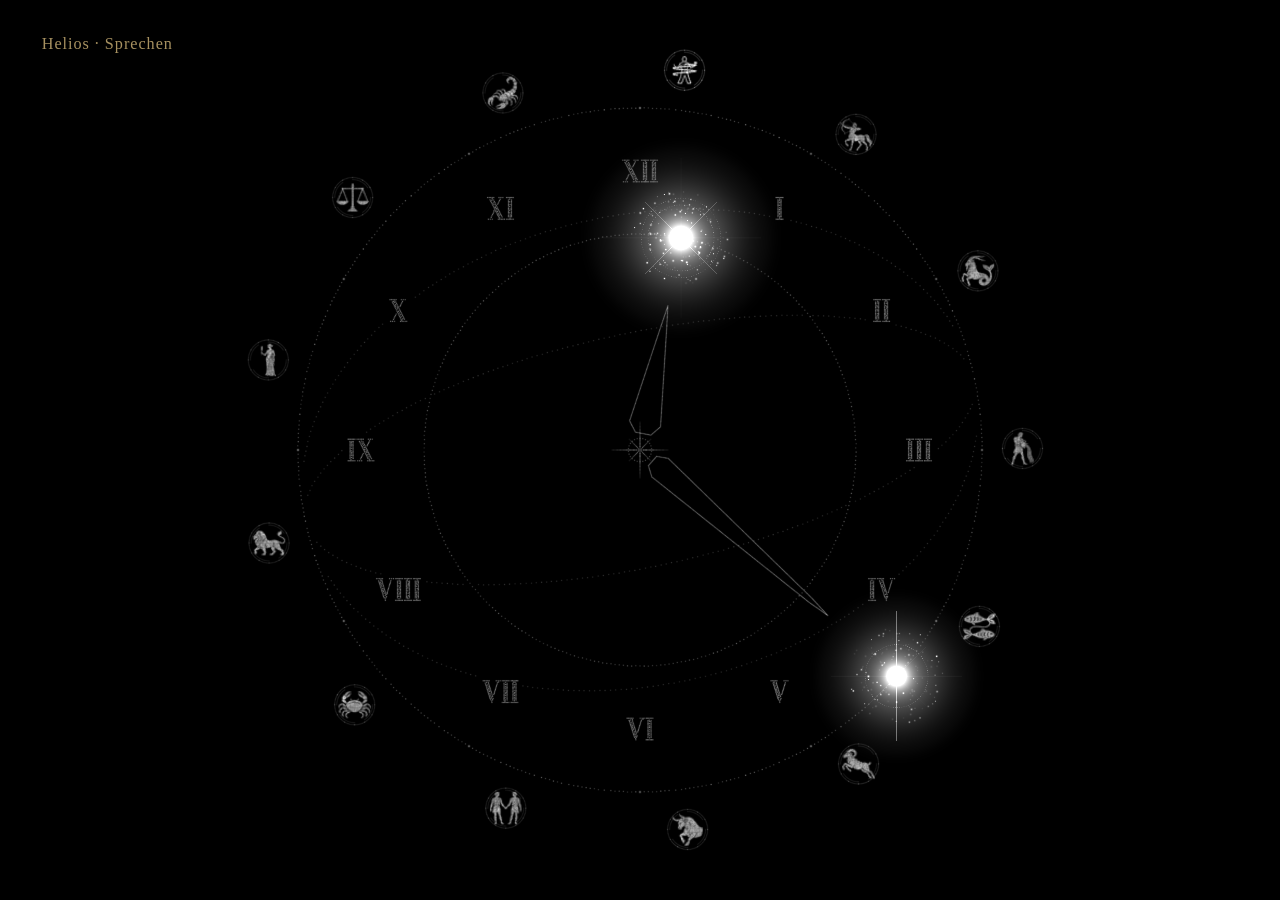
<file: index.html>
<!doctype html>
<html lang="de" translate="no">
  <head>
    <meta charset="utf-8" />
    <meta name="google" content="notranslate" />
    <meta name="viewport" content="width=device-width, initial-scale=1" />
    <title>Goddess</title>
    <link rel="icon" href="data:," />
    <style>html,body{cursor:none;background:#000;height:100%;margin:0;overflow:hidden}html.pointer,html.pointer body{cursor:default}</style>
    <script>
      // Bootstrap, independent of the app bundle (docs/PLAN.md §3.9):
      // reloads when a new release is active and shows a plain fallback clock
      // when the app does not report "started" (broken release, missing WebGL).
      (function () {
        var V = '20261009-oracle-bb8cef2';
        // a static page (GitHub Pages) has no Pi server: its version file lies next to the page and
        // the device clock counts as synchronised
        var STATIC = 'true' === 'true';
        var started = false;
        var fb = null; // running fallback: { el, timers, stopped }
        window.__GODDESS_VERSION__ = V;
        // The app has rendered: remove a fallback clock completely (element, timers, frames).
        window.__goddessStarted = function () {
          started = true;
          if (fb) {
            fb.stopped = true;
            fb.timers.forEach(clearInterval);
            fb.el.remove();
            fb = null;
          }
        };

        setInterval(function () {
          fetch(STATIC ? 'version.json' : '/version.json', { cache: 'no-store' })
            .then(function (r) { return r.ok ? r.json() : null; })
            .then(function (j) { if (j && j.version && j.version !== V) location.reload(); })
            .catch(function () {});
        }, 10000);

        function fallback(reason) {
          if (started || fb) return;
          var el = document.createElement('div');
          var state = { el: el, timers: [], stopped: false };
          fb = state;
          el.id = 'fallback';
          el.setAttribute('data-reason', reason || 'timeout');
          el.style.cssText = 'position:fixed;inset:0;display:flex;align-items:center;justify-content:center;' +
            'color:rgb(190,190,190);font-family:"Palatino Linotype", "Book Antiqua", Palatino, P052, "URW Palladio L", serif;letter-spacing:.05em';
          document.body.appendChild(el);
          var fmt = new Intl.DateTimeFormat('de-CH', { timeZone: 'Europe/Zurich', hour: '2-digit', minute: '2-digit', hourCycle: 'h23' });
          var synced = STATIC ? true : null; // unknown until the first status answer
          function tick() {
            if (synced === null) return;
            // Never claim a time the system clock does not know (docs/PLAN.md §2.5).
            el.textContent = synced ? fmt.format(new Date()) : 'Zeit wird synchronisiert';
            el.style.fontSize = synced ? '16vh' : '4vh';
            el.style.fontStyle = synced ? 'normal' : 'italic';
          }
          function status() {
            if (STATIC) return tick();
            fetch('/status', { cache: 'no-store' })
              .then(function (r) { return r.ok ? r.json() : null; })
              .then(function (s) { if (s) { synced = !!s.ntpSynchronized; tick(); } })
              .catch(function () {});
          }
          var frames = 0;
          (function raf() { if (state.stopped) return; frames++; requestAnimationFrame(raf); })();
          function beat() {
            if (STATIC) return;
            fetch('/heartbeat', { method: 'POST', headers: { 'Content-Type': 'application/json' },
              body: JSON.stringify({ version: V, frames: frames, mode: 'fallback' }) }).catch(function () {});
          }
          status();
          beat();
          state.timers.push(setInterval(status, 10000), setInterval(tick, 1000), setInterval(beat, 30000));
        }
        window.__goddessFallback = fallback;

        // The wall shows no mouse pointer. A mouse that is moved (a browser tab on a PC) shows it
        // until it rests for 3 s. Only a real move counts: a browser may report one without it.
        var px = null, py = null, pointerT = 0;
        addEventListener('pointermove', function (e) {
          if (px !== null && (e.screenX !== px || e.screenY !== py)) {
            document.documentElement.classList.add('pointer');
            clearTimeout(pointerT);
            pointerT = setTimeout(function () { document.documentElement.classList.remove('pointer'); }, 3000);
          }
          px = e.screenX;
          py = e.screenY;
        }, { passive: true });
        setTimeout(function () { fallback('timeout'); }, 20000);
      })();
    </script>
    <script type="module" crossorigin src="./assets/main-B9iEHLlK.js"></script>
    <link rel="stylesheet" crossorigin href="./assets/main-DroyN0ON.css">
  </head>
  <body>
    <canvas id="stage"></canvas>
    <div id="clock"></div>
    <div id="pattern" hidden></div>
    <div id="debug" hidden></div>
  </body>
</html>
</file>
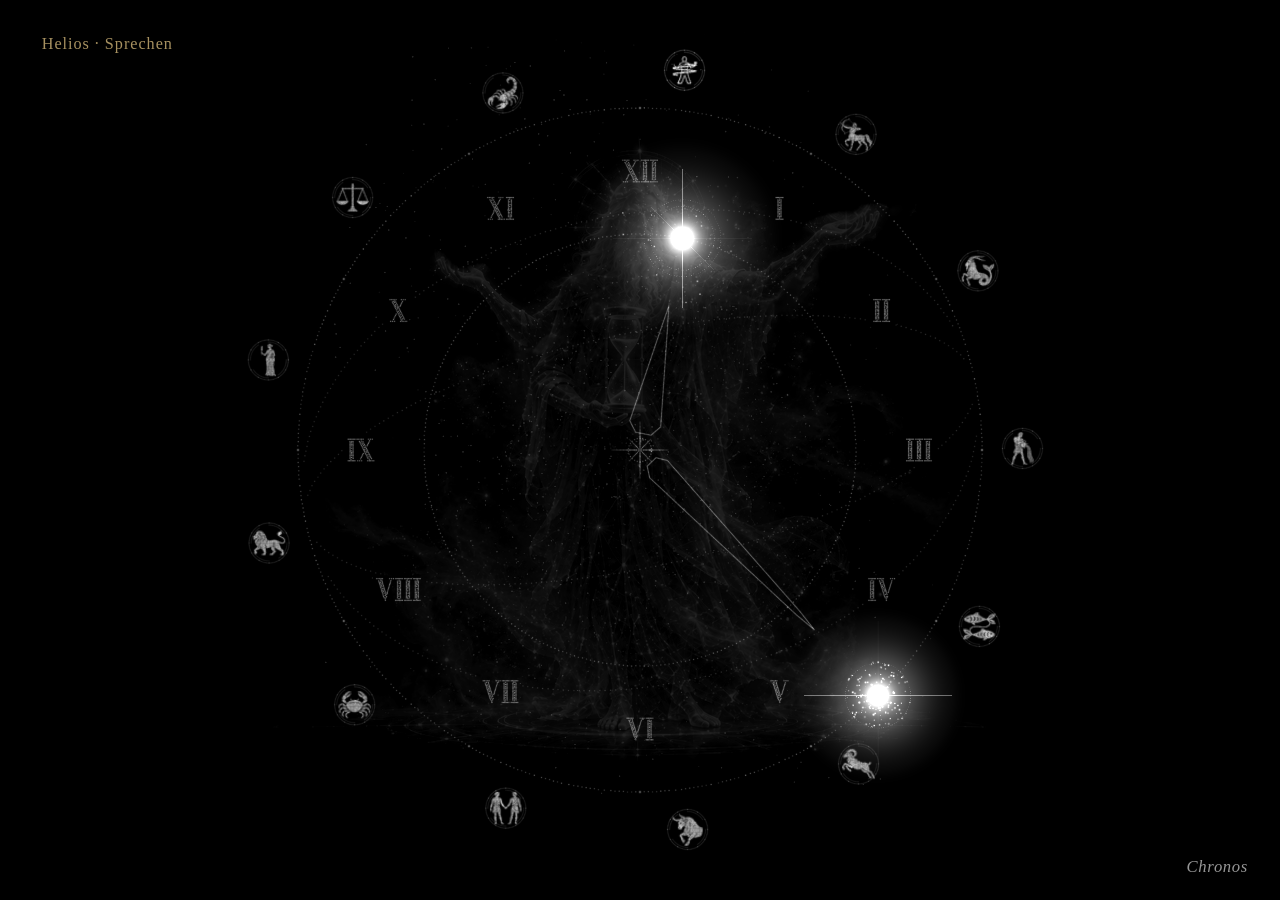
<file: nebel.html>
<!doctype html>
<html lang="de" translate="no">
  <head>
    <meta charset="utf-8" />
    <meta name="google" content="notranslate" />
    <meta name="viewport" content="width=device-width, initial-scale=1" />
    <title>Gottheiten · Aus Sturm wird Licht</title>
    <link rel="icon" href="data:," />
    <style>html,body{cursor:none;background:#000;height:100%;margin:0;overflow:hidden}html.pointer,html.pointer body{cursor:default}</style>
    <script>
      // Bootstrap, independent of the app bundle (docs/PLAN.md §3.9):
      // reloads when a new release is active and shows a plain fallback clock
      // when the app does not report "started" (broken release, missing WebGL).
      (function () {
        var V = '20261009-oracle-bb8cef2';
        // a static page (GitHub Pages) has no Pi server: its version file lies next to the page and
        // the device clock counts as synchronised
        var STATIC = 'true' === 'true';
        var started = false;
        var fb = null; // running fallback: { el, timers, stopped }
        window.__GODDESS_VERSION__ = V;
        // The app has rendered: remove a fallback clock completely (element, timers, frames).
        window.__goddessStarted = function () {
          started = true;
          if (fb) {
            fb.stopped = true;
            fb.timers.forEach(clearInterval);
            fb.el.remove();
            fb = null;
          }
        };

        setInterval(function () {
          fetch(STATIC ? 'version.json' : '/version.json', { cache: 'no-store' })
            .then(function (r) { return r.ok ? r.json() : null; })
            .then(function (j) { if (j && j.version && j.version !== V) location.reload(); })
            .catch(function () {});
        }, 10000);

        function fallback(reason) {
          if (started || fb) return;
          var el = document.createElement('div');
          var state = { el: el, timers: [], stopped: false };
          fb = state;
          el.id = 'fallback';
          el.setAttribute('data-reason', reason || 'timeout');
          el.style.cssText = 'position:fixed;inset:0;display:flex;align-items:center;justify-content:center;' +
            'color:rgb(190,190,190);font-family:"Palatino Linotype", "Book Antiqua", Palatino, P052, "URW Palladio L", serif;letter-spacing:.05em';
          document.body.appendChild(el);
          var fmt = new Intl.DateTimeFormat('de-CH', { timeZone: 'Europe/Zurich', hour: '2-digit', minute: '2-digit', hourCycle: 'h23' });
          var synced = STATIC ? true : null; // unknown until the first status answer
          function tick() {
            if (synced === null) return;
            // Never claim a time the system clock does not know (docs/PLAN.md §2.5).
            el.textContent = synced ? fmt.format(new Date()) : 'Zeit wird synchronisiert';
            el.style.fontSize = synced ? '16vh' : '4vh';
            el.style.fontStyle = synced ? 'normal' : 'italic';
          }
          function status() {
            if (STATIC) return tick();
            fetch('/status', { cache: 'no-store' })
              .then(function (r) { return r.ok ? r.json() : null; })
              .then(function (s) { if (s) { synced = !!s.ntpSynchronized; tick(); } })
              .catch(function () {});
          }
          var frames = 0;
          (function raf() { if (state.stopped) return; frames++; requestAnimationFrame(raf); })();
          function beat() {
            if (STATIC) return;
            fetch('/heartbeat', { method: 'POST', headers: { 'Content-Type': 'application/json' },
              body: JSON.stringify({ version: V, frames: frames, mode: 'fallback' }) }).catch(function () {});
          }
          status();
          beat();
          state.timers.push(setInterval(status, 10000), setInterval(tick, 1000), setInterval(beat, 30000));
        }
        window.__goddessFallback = fallback;

        // The wall shows no mouse pointer. A mouse that is moved (a browser tab on a PC) shows it
        // until it rests for 3 s. Only a real move counts: a browser may report one without it.
        var px = null, py = null, pointerT = 0;
        addEventListener('pointermove', function (e) {
          if (px !== null && (e.screenX !== px || e.screenY !== py)) {
            document.documentElement.classList.add('pointer');
            clearTimeout(pointerT);
            pointerT = setTimeout(function () { document.documentElement.classList.remove('pointer'); }, 3000);
          }
          px = e.screenX;
          py = e.screenY;
        }, { passive: true });
        setTimeout(function () { fallback('timeout'); }, 20000);
      })();
    </script>
    <script type="module" crossorigin src="./assets/main-B9iEHLlK.js"></script>
    <link rel="stylesheet" crossorigin href="./assets/main-DroyN0ON.css">
  </head>
  <body>
    <canvas id="stage"></canvas>
    <div id="clock"></div>
    <div id="pattern" hidden></div>
    <div id="debug" hidden></div>
  </body>
</html>
</file>
<file: assets/main-DroyN0ON.css>
html,body{cursor:none;-webkit-user-select:none;user-select:none;background:#000;height:100%;margin:0;overflow:hidden}html.pointer,html.pointer body{cursor:default}#stage{width:100dvw;height:100dvh;display:block;position:fixed;inset:0}#clock{text-align:center;color:#bebebe;letter-spacing:.05em;font-variant-numeric:tabular-nums;font:400 16vh/1 Palatino Linotype,Book Antiqua,Palatino,P052,URW Palladio L,serif;position:fixed;top:50%;left:0;right:0;transform:translateY(-50%)}#clock.syncing{color:#787878;font-size:4vh;font-style:italic}#clock.figure-view.syncing{top:auto;bottom:4vh;transform:none}#pattern{flex-direction:column;align-items:center;gap:6vh;display:flex;position:fixed;top:30vh;left:0;right:0}#pattern[hidden]{display:none}.pattern-row{gap:3vw;display:flex}.pattern-cell{width:12vh;height:12vh}#debug{color:#5a5a5a;white-space:pre;font:1.6vh/1.4 ui-monospace,monospace;position:fixed;bottom:1vh;left:1vw}#deity-name{color:#969696;letter-spacing:.04em;text-align:right;pointer-events:none;max-width:65vw;font:italic clamp(14px,1.85vh,22px)/1.3 Palatino Linotype,Book Antiqua,Palatino,P052,URW Palladio L,serif;position:fixed;bottom:max(2.5vh,12px);right:max(2.5vw,16px)}#oracle-link{z-index:2;box-sizing:border-box;color:#a79160;letter-spacing:.06em;cursor:pointer;align-items:center;min-height:44px;padding:.4em .6em;font:400 clamp(14px,1.8vh,36px)/1.4 Palatino Linotype,Book Antiqua,Palatino,P052,URW Palladio L,serif;text-decoration:none;display:flex;position:fixed;top:max(2.5vh,12px);left:max(2.5vw,16px)}#oracle-link:hover,#oracle-link:focus-visible{color:#dcc387;background:#000000a6}#oracle-link:focus-visible{outline-offset:4px;outline:1px solid}
</file>
